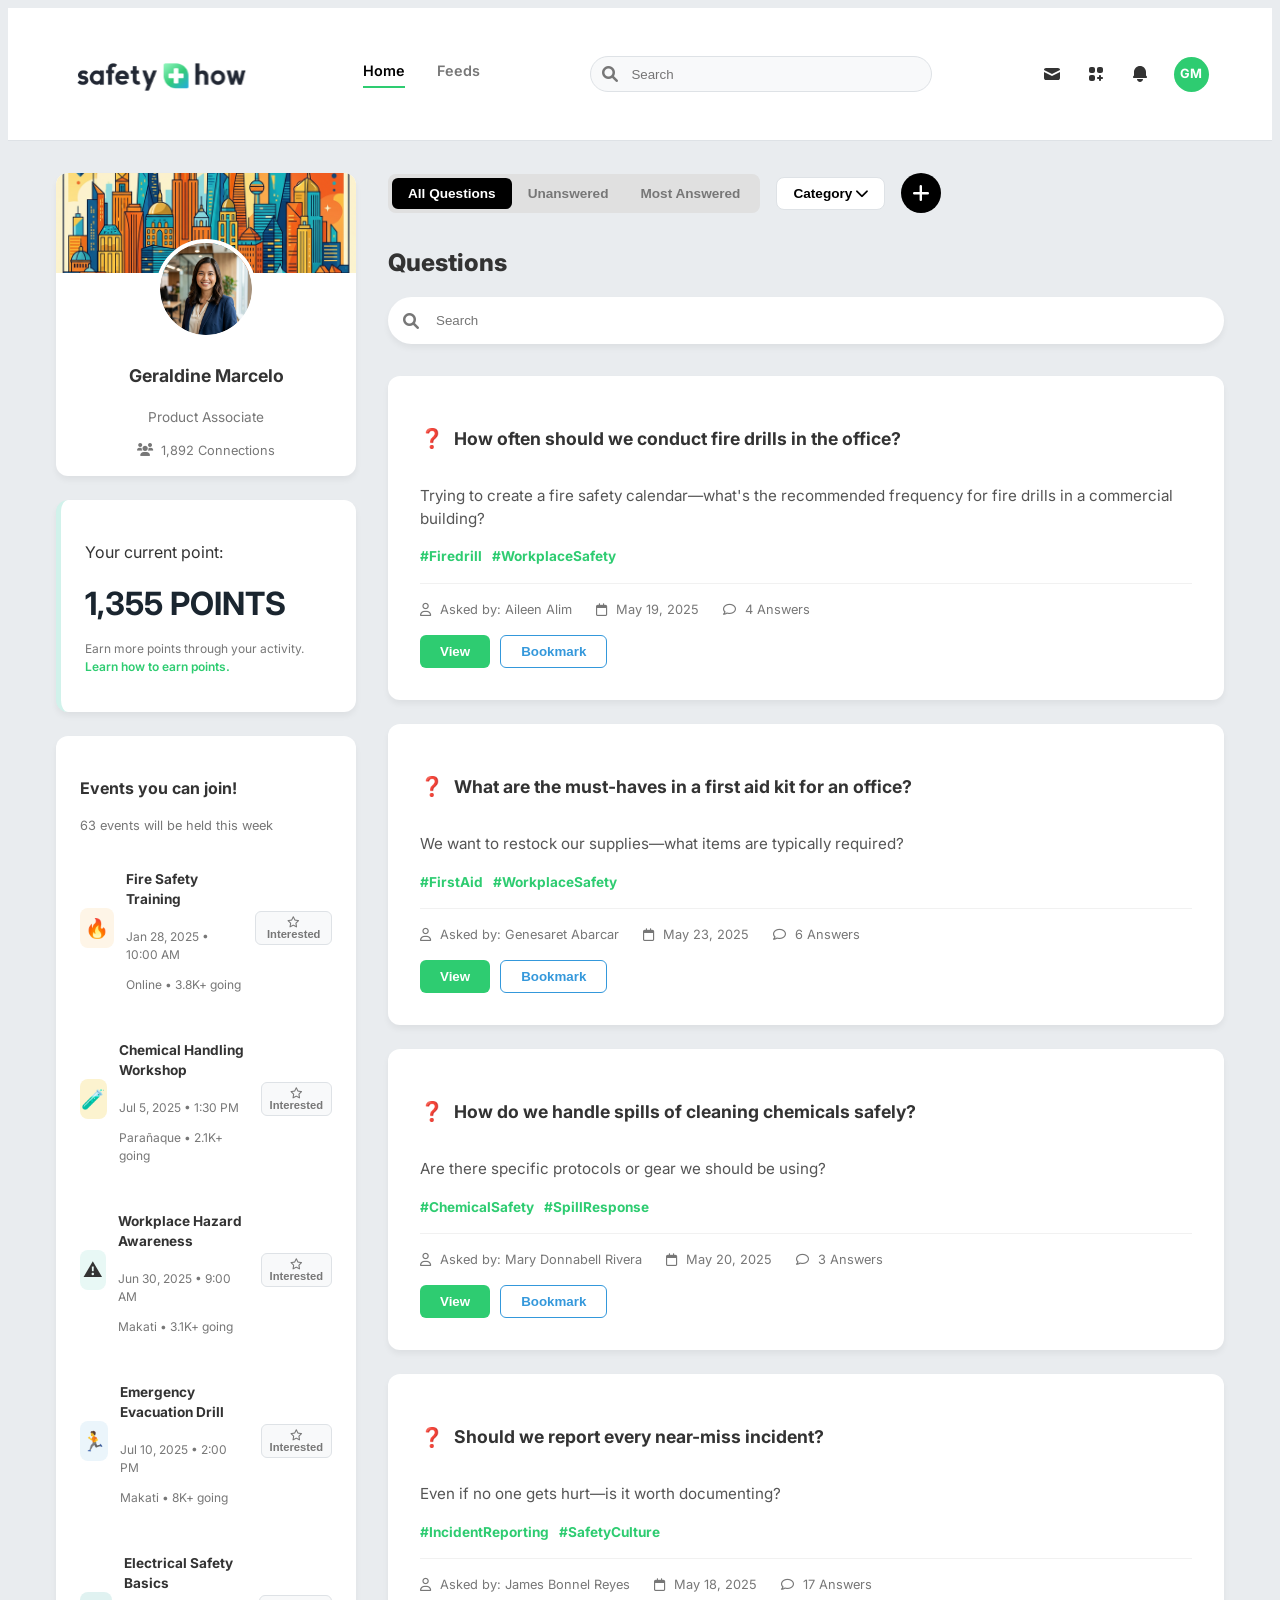
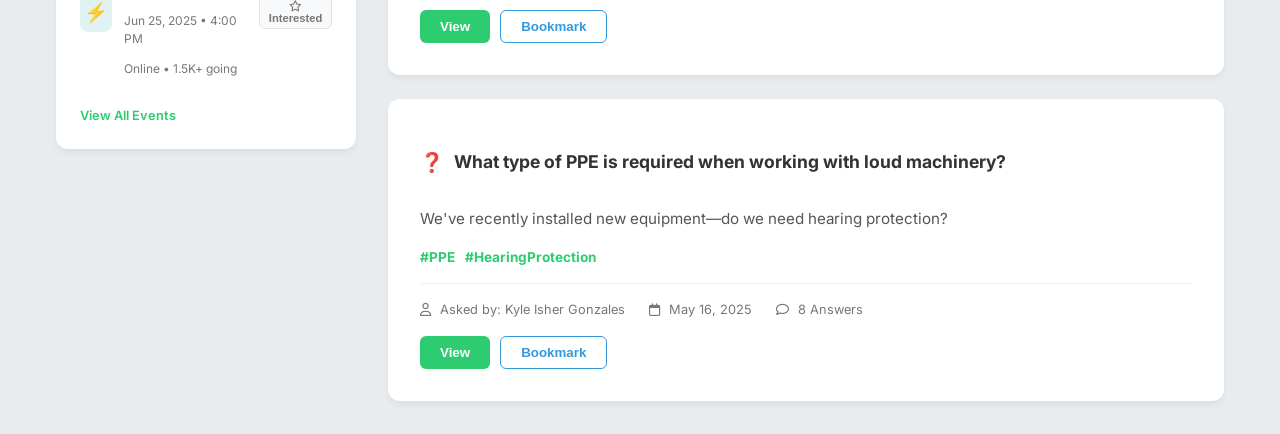
<file: index.html>
<!DOCTYPE html>
<html lang="en">
<head>
    <meta charset="UTF-8">
    <meta http-equiv="refresh" content="0; url=./src/index.html">
    <title>SafetyHow - Community Forum</title>
</head>
<body>
    <p>Redirecting to <a href="./src/index.html">src/index.html</a>…</p>
</body>
</html>
</file>
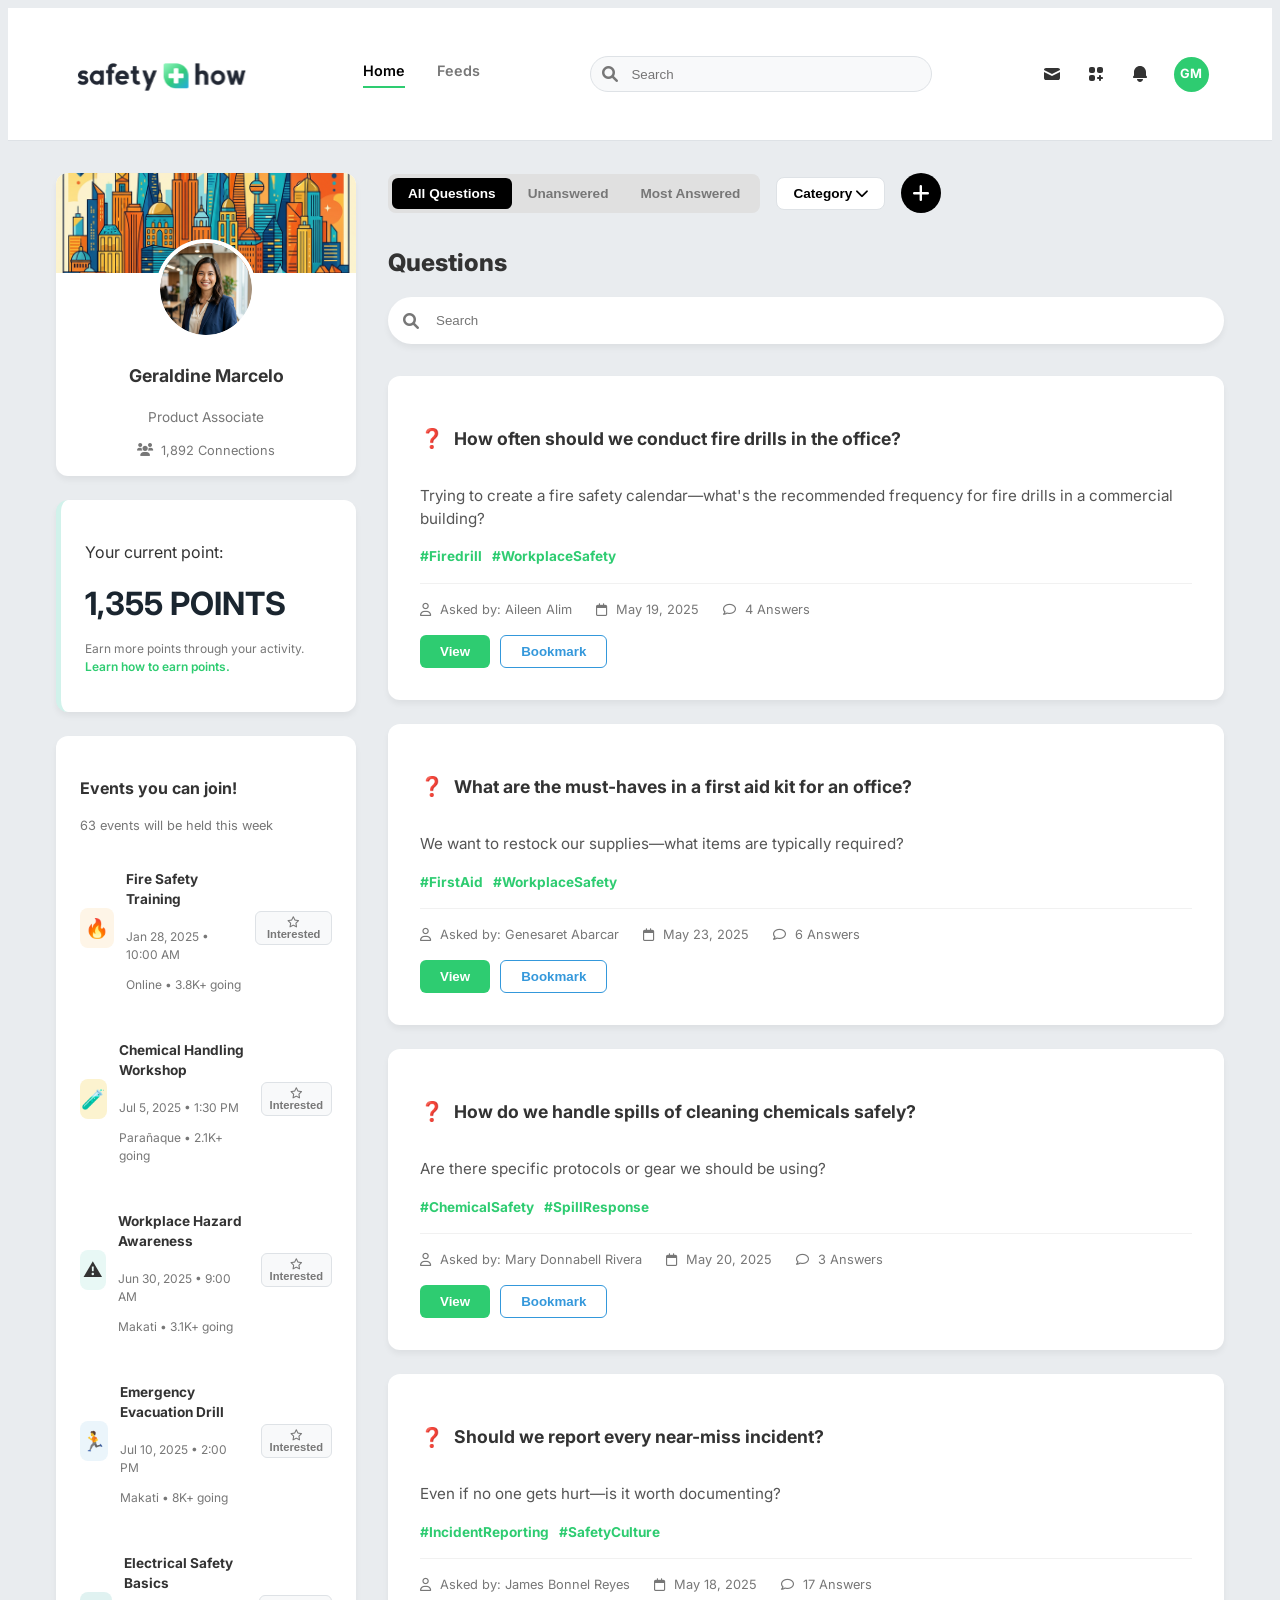
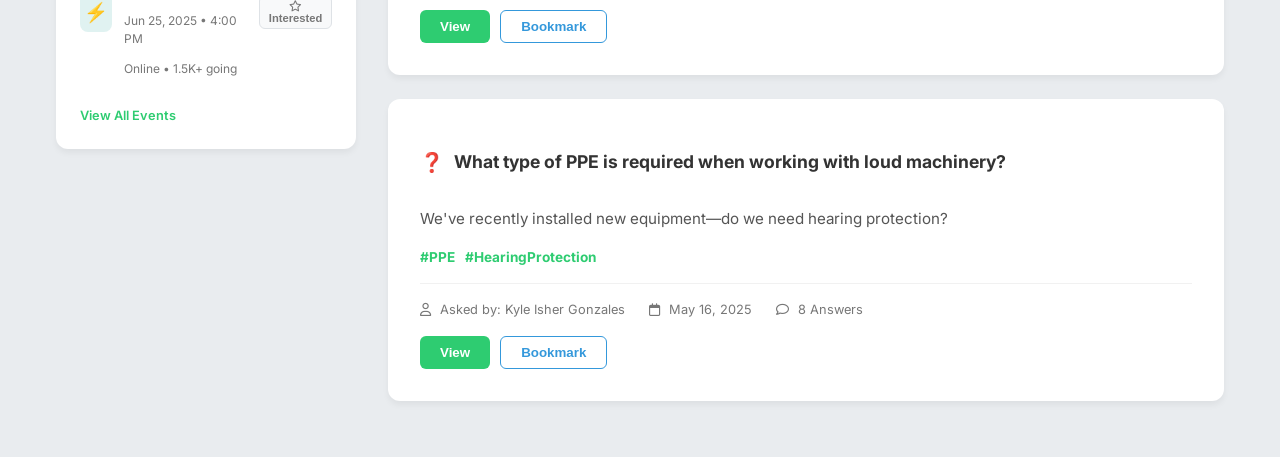
<file: src/index.html>
<!DOCTYPE html>
<html lang="en">

<head>
    <meta charset="UTF-8">
    <meta name="viewport" content="width=device-width, initial-scale=1.0">
    <title>SafetyHow - Community Forum</title>
    <link rel="stylesheet" href="./style.css">
    <link href="https://fonts.googleapis.com/css2?family=Inter:wght@400;500;600;700&display=swap" rel="stylesheet">
    <link rel="stylesheet" href="https://cdnjs.cloudflare.com/ajax/libs/font-awesome/6.0.0/css/all.min.css">
</head>

<body>
    <header class="navbar">
        <div class="logo">
            <svg width="182" height="100" viewBox="0 0 182 100" fill="none" xmlns="http://www.w3.org/2000/svg"
                xmlns:xlink="http://www.w3.org/1999/xlink">
                <rect width="181.311" height="100" fill="url(#pattern0_214_4274)" />
                <defs>
                    <pattern id="pattern0_214_4274" patternContentUnits="objectBoundingBox" width="1" height="1">
                        <use xlink:href="#image0_214_4274" transform="matrix(0.000244141 0 0 0.000442654 0 0.293059)" />
                    </pattern>
                    <image id="image0_214_4274" width="4096" height="935" preserveAspectRatio="none"
                        xlink:href="[data-uri]" />
                </defs>
            </svg>

        </div>
        <nav class="nav-links">
            <a href="#" class="active">Home</a>
            <a href="#">Feeds</a>
        </nav>
        <div class="search-bar">
            <i class="fa-solid fa-magnifying-glass"></i>
            <input type="text" placeholder="Search">
        </div>
        <div class="nav-actions">
            <svg width="20" height="20" viewBox="0 0 32 32" fill="none" xmlns="http://www.w3.org/2000/svg" class="nav-svg-icon">
                <path d="M3.20402 9.4143L15.9992 15.8111L28.7944 9.4143C28.747 8.59901 28.3898 7.83268 27.7957 7.27227C27.2017 6.71185 26.4159 6.39975 25.5992 6.3999H6.39922C5.58255 6.39975 4.79673 6.71185 4.2027 7.27227C3.60867 7.83268 3.25139 8.59901 3.20402 9.4143Z" fill="currentColor"/>
                <path d="M28.7992 12.9887L15.9992 19.3887L3.19922 12.9887V22.3999C3.19922 23.2486 3.53636 24.0625 4.13648 24.6626C4.73659 25.2628 5.55053 25.5999 6.39922 25.5999H25.5992C26.4479 25.5999 27.2618 25.2628 27.862 24.6626C28.4621 24.0625 28.7992 23.2486 28.7992 22.3999V12.9887Z" fill="currentColor"/>
            </svg>
            <svg width="20" height="20" viewBox="0 0 32 32" fill="none" xmlns="http://www.w3.org/2000/svg" class="nav-svg-icon">
                <path d="M8.00078 4.7998C6.23347 4.7998 4.80078 6.23249 4.80078 7.9998V11.1998C4.80078 12.9671 6.23347 14.3998 8.00078 14.3998H11.2008C12.9681 14.3998 14.4008 12.9671 14.4008 11.1998V7.9998C14.4008 6.23249 12.9681 4.7998 11.2008 4.7998H8.00078Z" fill="currentColor"/>
                <path d="M8.00078 17.5998C6.23347 17.5998 4.80078 19.0325 4.80078 20.7998V23.9998C4.80078 25.7671 6.23347 27.1998 8.00078 27.1998H11.2008C12.9681 27.1998 14.4008 25.7671 14.4008 23.9998V20.7998C14.4008 19.0325 12.9681 17.5998 11.2008 17.5998H8.00078Z" fill="currentColor"/>
                <path d="M17.6008 7.9998C17.6008 6.23249 19.0335 4.7998 20.8008 4.7998H24.0008C25.7681 4.7998 27.2008 6.23249 27.2008 7.9998V11.1998C27.2008 12.9671 25.7681 14.3998 24.0008 14.3998H20.8008C19.0335 14.3998 17.6008 12.9671 17.6008 11.1998V7.9998Z" fill="currentColor"/>
                <path d="M22.4008 17.5998C23.2844 17.5998 24.0008 18.3161 24.0008 19.1998V20.7998H25.6008C26.4844 20.7998 27.2008 21.5162 27.2008 22.3998C27.2008 23.2835 26.4844 23.9998 25.6008 23.9998H24.0008V25.5998C24.0008 26.4835 23.2844 27.1998 22.4008 27.1998C21.5171 27.1998 20.8008 26.4835 20.8008 25.5998V23.9998H19.2008C18.3171 23.9998 17.6008 23.2835 17.6008 22.3998C17.6008 21.5161 18.3171 20.7998 19.2008 20.7998H20.8008V19.1998C20.8008 18.3161 21.5171 17.5998 22.4008 17.5998Z" fill="currentColor"/>
            </svg>
            <svg width="20" height="20" viewBox="0 0 32 32" fill="none" xmlns="http://www.w3.org/2000/svg" class="nav-svg-icon">
                <path d="M16.0008 3.2002C10.6989 3.2002 6.40083 7.49826 6.40083 12.8002V18.5375L5.26946 19.6688C4.81186 20.1264 4.67497 20.8146 4.92262 21.4125C5.17027 22.0104 5.75369 22.4002 6.40083 22.4002H25.6008C26.248 22.4002 26.8314 22.0104 27.079 21.4125C27.3267 20.8146 27.1898 20.1264 26.7322 19.6688L25.6008 18.5375V12.8002C25.6008 7.49826 21.3028 3.2002 16.0008 3.2002Z" fill="currentColor"/>
                <path d="M16.0008 28.8002C13.3498 28.8002 11.2008 26.6512 11.2008 24.0002H20.8008C20.8008 26.6512 18.6517 28.8002 16.0008 28.8002Z" fill="currentColor"/>
            </svg>
            <div class="user-avatar-small">GM</div>
        </div>
    </header>

    <main class="container" id="mainContainer">
        <aside class="sidebar">
            <div class="profile-card">
                <div class="banner">
                    <img src="../city_banner.png" alt="City Banner">
                </div>
                <div class="profile-info">
                    <div class="profile-pic-container">
                        <img src="../profile_picture.png" alt="Geraldine Marcelo" class="profile-pic">
                    </div>
                    <h3>Geraldine Marcelo</h3>
                    <p class="title">Product Associate</p>
                    <div class="connections">
                        <i class="fa-solid fa-users"></i>
                        <span>1,892 Connections</span>
                    </div>
                </div>
            </div>

            <div class="points-card">
                <p>Your current point:</p>
                <h2>1,355 POINTS</h2>
                <p class="subtext">Earn more points through your activity. <a href="#">Learn how to earn points.</a></p>
            </div>

            <div class="events-card">
                <h3>Events you can join!</h3>
                <p class="event-count">63 events will be held this week</p>

                <div class="event-list">
                    <div class="event-item">
                        <div class="event-icon orange">🔥</div>
                        <div class="event-details">
                            <h4>Fire Safety Training</h4>
                            <p>Jan 28, 2025 • 10:00 AM</p>
                            <p>Online • 3.8K+ going</p>
                        </div>
                        <button class="interested-btn"><i class="fa-regular fa-star"></i> Interested</button>
                    </div>

                    <div class="event-item">
                        <div class="event-icon yellow">🧪</div>
                        <div class="event-details">
                            <h4>Chemical Handling Workshop</h4>
                            <p>Jul 5, 2025 • 1:30 PM</p>
                            <p>Parañaque • 2.1K+ going</p>
                        </div>
                        <button class="interested-btn"><i class="fa-regular fa-star"></i> Interested</button>
                    </div>

                    <div class="event-item">
                        <div class="event-icon green">⚠️</div>
                        <div class="event-details">
                            <h4>Workplace Hazard Awareness</h4>
                            <p>Jun 30, 2025 • 9:00 AM</p>
                            <p>Makati • 3.1K+ going</p>
                        </div>
                        <button class="interested-btn"><i class="fa-regular fa-star"></i> Interested</button>
                    </div>

                    <div class="event-item">
                        <div class="event-icon blue">🏃</div>
                        <div class="event-details">
                            <h4>Emergency Evacuation Drill</h4>
                            <p>Jul 10, 2025 • 2:00 PM</p>
                            <p>Makati • 8K+ going</p>
                        </div>
                        <button class="interested-btn"><i class="fa-regular fa-star"></i> Interested</button>
                    </div>

                    <div class="event-item">
                        <div class="event-icon teal">⚡</div>
                        <div class="event-details">
                            <h4>Electrical Safety Basics</h4>
                            <p>Jun 25, 2025 • 4:00 PM</p>
                            <p>Online • 1.5K+ going</p>
                        </div>
                        <button class="interested-btn"><i class="fa-regular fa-star"></i> Interested</button>
                    </div>
                </div>
                <a href="#" class="view-all">View All Events</a>
            </div>
        </aside>

        <section class="main-content" id="mainFeed">
            <div class="content-header">
                <div class="filter-tabs">
                    <button class="tab active">All Questions</button>
                    <button class="tab">Unanswered</button>
                    <button class="tab">Most Answered</button>
                </div>
                <div class="category-dropdown">
                    <button>Category <i class="fa-solid fa-chevron-down"></i></button>
                </div>
                <div class="action-menu-container">
                    <button class="add-btn" id="menuToggle"><i class="fa-solid fa-plus"></i></button>
                    <div class="popout-menu" id="actionMenu">
                        <ul>
                            <li><i class="fa-regular fa-pen-to-square"></i> Edit Question</li>
                            <li><i class="fa-regular fa-bookmark"></i> Bookmark Question</li>
                            <li><i class="fa-regular fa-share-from-square"></i> Share Question</li>
                            <li class="delete"><i class="fa-regular fa-trash-can"></i> Delete Question</li>
                        </ul>
                    </div>
                </div>
            </div>

            <h1 class="page-title">Questions</h1>

            <div class="main-search">
                <i class="fa-solid fa-magnifying-glass"></i>
                <input type="text" placeholder="Search">
            </div>

            <div class="question-list" id="questionList">
                <article class="question-card">
                    <div class="question-header">
                        <span class="icon">❓</span>
                        <h3>How often should we conduct fire drills in the office?</h3>
                    </div>
                    <p class="question-body">Trying to create a fire safety calendar—what's the recommended frequency
                        for fire drills in a commercial building?</p>
                    <div class="tags">
                        <span class="tag">#Firedrill</span>
                        <span class="tag">#WorkplaceSafety</span>
                    </div>
                    <div class="question-meta">
                        <span class="author"><i class="fa-regular fa-user"></i> Asked by: Aileen Alim</span>
                        <span class="date"><i class="fa-regular fa-calendar"></i> May 19, 2025</span>
                        <span class="answers"><i class="fa-regular fa-comment"></i> 4 Answers</span>
                    </div>
                    <div class="question-actions">
                        <button class="view-btn">View</button>
                        <button class="bookmark-btn">Bookmark</button>
                    </div>
                </article>

                <article class="question-card">
                    <div class="question-header">
                        <span class="icon">❓</span>
                        <h3>What are the must-haves in a first aid kit for an office?</h3>
                    </div>
                    <p class="question-body">We want to restock our supplies—what items are typically required?</p>
                    <div class="tags">
                        <span class="tag">#FirstAid</span>
                        <span class="tag">#WorkplaceSafety</span>
                    </div>
                    <div class="question-meta">
                        <span class="author"><i class="fa-regular fa-user"></i> Asked by: Genesaret Abarcar</span>
                        <span class="date"><i class="fa-regular fa-calendar"></i> May 23, 2025</span>
                        <span class="answers"><i class="fa-regular fa-comment"></i> 6 Answers</span>
                    </div>
                    <div class="question-actions">
                        <button class="view-btn">View</button>
                        <button class="bookmark-btn">Bookmark</button>
                    </div>
                </article>

                <article class="question-card">
                    <div class="question-header">
                        <span class="icon">❓</span>
                        <h3>How do we handle spills of cleaning chemicals safely?</h3>
                    </div>
                    <p class="question-body">Are there specific protocols or gear we should be using?</p>
                    <div class="tags">
                        <span class="tag">#ChemicalSafety</span>
                        <span class="tag">#SpillResponse</span>
                    </div>
                    <div class="question-meta">
                        <span class="author"><i class="fa-regular fa-user"></i> Asked by: Mary Donnabell Rivera</span>
                        <span class="date"><i class="fa-regular fa-calendar"></i> May 20, 2025</span>
                        <span class="answers"><i class="fa-regular fa-comment"></i> 3 Answers</span>
                    </div>
                    <div class="question-actions">
                        <button class="view-btn">View</button>
                        <button class="bookmark-btn">Bookmark</button>
                    </div>
                </article>

                <article class="question-card">
                    <div class="question-header">
                        <span class="icon">❓</span>
                        <h3>Should we report every near-miss incident?</h3>
                    </div>
                    <p class="question-body">Even if no one gets hurt—is it worth documenting?</p>
                    <div class="tags">
                        <span class="tag">#IncidentReporting</span>
                        <span class="tag">#SafetyCulture</span>
                    </div>
                    <div class="question-meta">
                        <span class="author"><i class="fa-regular fa-user"></i> Asked by: James Bonnel Reyes</span>
                        <span class="date"><i class="fa-regular fa-calendar"></i> May 18, 2025</span>
                        <span class="answers"><i class="fa-regular fa-comment"></i> 17 Answers</span>
                    </div>
                    <div class="question-actions">
                        <button class="view-btn">View</button>
                        <button class="bookmark-btn">Bookmark</button>
                    </div>
                </article>

                <article class="question-card">
                    <div class="question-header">
                        <span class="icon">❓</span>
                        <h3>What type of PPE is required when working with loud machinery?</h3>
                    </div>
                    <p class="question-body">We've recently installed new equipment—do we need hearing protection?</p>
                    <div class="tags">
                        <span class="tag">#PPE</span>
                        <span class="tag">#HearingProtection</span>
                    </div>
                    <div class="question-meta">
                        <span class="author"><i class="fa-regular fa-user"></i> Asked by: Kyle Isher Gonzales</span>
                        <span class="date"><i class="fa-regular fa-calendar"></i> May 16, 2025</span>
                        <span class="answers"><i class="fa-regular fa-comment"></i> 8 Answers</span>
                    </div>
                    <div class="question-actions">
                        <button class="view-btn">View</button>
                        <button class="bookmark-btn">Bookmark</button>
                    </div>
                </article>
            </div>
        </section>

        <!-- Write Question Section -->
        <section class="main-content" id="writeQuestionSection" style="display: none;">
            <button class="go-back-btn" id="goBackBtn">
                <i class="fa-solid fa-arrow-left"></i> Go back
            </button>

            <div class="write-card">
                <h2 class="write-title">Write a Question</h2>

                <div class="form-group">
                    <label>Question</label>
                    <input type="text" id="questionTitle" placeholder="What's on your mind?">
                </div>

                <div class="form-group">
                    <label>Question Description</label>
                    <textarea id="questionDesc" rows="8"></textarea>
                </div>

                <div class="form-group">
                    <label>Keywords (Optional)</label>
                    <input type="text" id="questionKeywords" placeholder="e.g. #Safety #Health">
                </div>

                <div class="form-actions">
                    <button class="cancel-btn" id="cancelForm">CANCEL</button>
                    <button class="save-btn" id="saveQuestion">SAVE</button>
                </div>
            </div>
        </section>
    </main>

    <!-- Loading Overlay -->
    <div id="loadingOverlay" class="loading-overlay" style="display: none;">
        <div class="loader-container">
            <div class="spinner"></div>
            <p>Posting your question...</p>
        </div>
    </div>
    <script src="./app.js"></script>
</body>

</html>
</file>
<file: src/style.css>
:root {
    --primary-green: #2ecc71;
    --primary-blue: #3498db;
    --bg-color: #e9ecef;
    --card-bg: #ffffff;
    --text-main: #333333;
    --text-muted: #777777;
    --border-color: #dee2e6;
    --nav-bg: #ffffff;
    --shadow: 0 4px 6px rgba(0, 0, 0, 0.05);
}

* {
    margin: 1;
    padding: 0;
    box-sizing: border-box;
}

body {
    font-family: 'Inter', sans-serif;
    background-color: var(--bg-color);
    color: var(--text-main);
    line-height: 1.5;
}

/* Navbar */
.navbar {
    display: flex;
    align-items: center;
    justify-content: space-between;
    padding: 1rem 5%;
    background: var(--nav-bg);
    border-bottom: 1px solid var(--border-color);
    position: sticky;
    top: 0;
    z-index: 100;
}

.logo {
    display: flex;
    align-items: center;
    gap: 10px;
    text-decoration: none;
    cursor: pointer;
}

.logo-text {
    font-size: 1.4rem;
    font-weight: 800;
    color: #333;
    letter-spacing: -0.5px;
}

.logo-icon {
    background-color: var(--primary-green);
    color: white;
    width: 24px;
    height: 24px;
    display: flex;
    align-items: center;
    justify-content: center;
    border-radius: 6px;
    font-weight: 800;
    font-size: 1.1rem;
    box-shadow: 0 2px 4px rgba(46, 204, 113, 0.2);
}

.nav-links {
    display: flex;
    gap: 2rem;
}

.nav-links a {
    text-decoration: none;
    color: var(--text-muted);
    font-weight: 600;
    font-size: 0.9rem;
}

.nav-links a.active {
    color: #000;
    border-bottom: 2px solid var(--primary-green);
    padding-bottom: 4px;
}

.search-bar {
    position: relative;
    width: 30%;
}

.search-bar i {
    position: absolute;
    left: 12px;
    top: 50%;
    transform: translateY(-50%);
    color: var(--text-muted);
}

.search-bar input {
    width: 100%;
    padding: 0.6rem 1rem 0.6rem 2.5rem;
    border: 1px solid var(--border-color);
    border-radius: 20px;
    outline: none;
    background: #f8f9fa;
}

.nav-actions {
    display: flex;
    align-items: center;
    gap: 1.5rem;
}

.nav-actions i,
.nav-svg-icon {
    font-size: 1.2rem;
    color: var(--text-main);
    cursor: pointer;
    vertical-align: middle;
}

.user-avatar-small {
    width: 35px;
    height: 35px;
    background: var(--primary-green);
    color: white;
    border-radius: 50%;
    display: flex;
    align-items: center;
    justify-content: center;
    font-weight: bold;
    font-size: 0.8rem;
}

/* Main Container */
.container {
    display: grid;
    grid-template-columns: 300px 1fr;
    gap: 2rem;
    max-width: 1200px;
    margin: 2rem auto;
    padding: 0 1rem;
}

/* Sidebar */
.sidebar {
    display: flex;
    flex-direction: column;
    gap: 1.5rem;
}

.profile-card {
    background: var(--card-bg);
    border-radius: 12px;
    overflow: hidden;
    box-shadow: var(--shadow);
    text-align: center;
}

.banner {
    height: 100px;
    background: #2c3e50;
    position: relative;
}

.banner img {
    width: 100%;
    height: 100%;
    object-fit: cover;
}

.profile-pic-container {
    margin-top: -50px;
    position: relative;
    z-index: 1;
}

.profile-pic {
    width: 100px;
    height: 100px;
    border-radius: 50%;
    border: 4px solid #fff;
    object-fit: cover;
}

.profile-info {
    padding: 1rem;
}

.profile-info h3 {
    font-size: 1.1rem;
    font-weight: 700;
}

.profile-info .title {
    color: var(--text-muted);
    font-size: 0.85rem;
    margin-top: 4px;
}

.connections {
    display: flex;
    align-items: center;
    justify-content: center;
    gap: 8px;
    margin-top: 10px;
    color: var(--text-muted);
    font-size: 0.8rem;
}

.points-card {
    background: #fff;
    border-radius: 12px;
    padding: 1.5rem;
    box-shadow: var(--shadow);
    border-left: 5px solid #d1f2eb;
}

.points-card h2 {
    font-size: 2rem;
    color: #1a252f;
    margin: 5px 0;
}

.points-card .subtext {
    font-size: 0.75rem;
    color: var(--text-muted);
}

.points-card a {
    color: var(--primary-green);
    text-decoration: none;
    font-weight: 600;
}

.events-card {
    background: var(--card-bg);
    border-radius: 12px;
    padding: 1.5rem;
    box-shadow: var(--shadow);
}

.events-card h3 {
    font-size: 1rem;
    font-weight: 700;
}

.event-count {
    font-size: 0.8rem;
    color: var(--text-muted);
    margin-bottom: 1rem;
}

.event-item {
    display: flex;
    align-items: center;
    gap: 12px;
    margin-bottom: 1rem;
}

.event-icon {
    width: 40px;
    height: 40px;
    border-radius: 8px;
    display: flex;
    align-items: center;
    justify-content: center;
    font-size: 1.2rem;
}

.event-icon.orange {
    background: #fef5e7;
}

.event-icon.yellow {
    background: #fcf3cf;
}

.event-icon.green {
    background: #e8f8f5;
}

.event-icon.blue {
    background: #ebf5fb;
}

.event-icon.teal {
    background: #e0f2f1;
}

.event-details h4 {
    font-size: 0.85rem;
    font-weight: 700;
}

.event-details p {
    font-size: 0.75rem;
    color: var(--text-muted);
}

.interested-btn {
    margin-left: auto;
    background: #f8f9fa;
    border: 1px solid var(--border-color);
    padding: 4px 8px;
    border-radius: 6px;
    font-size: 0.7rem;
    cursor: pointer;
    font-weight: 600;
    color: var(--text-muted);
}

.view-all {
    display: block;
    text-align: left;
    color: var(--primary-green);
    font-size: 0.8rem;
    text-decoration: none;
    font-weight: 600;
    margin-top: 10px;
}

/* Main Content */
.main-content {
    background: transparent;
}

.content-header {
    display: flex;
    align-items: center;
    gap: 1rem;
    margin-bottom: 2rem;
}

.filter-tabs {
    background: #e0e0e0;
    padding: 4px;
    border-radius: 8px;
    display: flex;
}

.tab {
    padding: 8px 16px;
    border: none;
    background: transparent;
    border-radius: 6px;
    font-size: 0.85rem;
    font-weight: 600;
    cursor: pointer;
    color: var(--text-muted);
}

.tab.active {
    background: #000;
    color: #fff;
}

.category-dropdown button {
    padding: 8px 16px;
    border: 1px solid var(--border-color);
    background: #fff;
    border-radius: 8px;
    font-size: 0.85rem;
    font-weight: 600;
    cursor: pointer;
}

.add-btn {
    width: 40px;
    height: 40px;
    background: #000;
    color: #fff;
    border: none;
    border-radius: 50%;
    cursor: pointer;
    display: flex;
    align-items: center;
    justify-content: center;
    font-size: 1.2rem;
    transition: transform 0.2s;
}

.add-btn:active {
    transform: scale(0.95);
}

.action-menu-container {
    position: relative;
}

.popout-menu {
    position: absolute;
    top: 50px;
    right: 0;
    background: #fff;
    border-radius: 12px;
    box-shadow: 0 10px 25px rgba(0, 0, 0, 0.1);
    width: 220px;
    display: none;
    z-index: 1000;
    overflow: hidden;
    border: 1px solid var(--border-color);
}

.popout-menu.show {
    display: block;
    animation: slideIn 0.2s ease-out;
}

@keyframes slideIn {
    from {
        opacity: 0;
        transform: translateY(-10px);
    }

    to {
        opacity: 1;
        transform: translateY(0);
    }
}

.popout-menu ul {
    list-style: none;
}

.popout-menu li {
    padding: 1rem 1.5rem;
    font-size: 0.95rem;
    font-weight: 500;
    cursor: pointer;
    transition: background 0.2s;
    color: #2c3e50;
}

.popout-menu li:hover {
    background: #f8f9fa;
}

.popout-menu li.delete {
    color: #e67e22;
    /* Orange-red color from image */
}

.page-title {
    font-size: 1.5rem;
    font-weight: 800;
    margin-bottom: 1rem;
}

.main-search {
    position: relative;
    margin-bottom: 2rem;
}

.main-search i {
    position: absolute;
    left: 15px;
    top: 50%;
    transform: translateY(-50%);
    color: var(--text-muted);
}

.main-search input {
    width: 100%;
    padding: 1rem 1.5rem 1rem 3rem;
    border: none;
    border-radius: 30px;
    background: #fff;
    box-shadow: var(--shadow);
    outline: none;
}

/* Question Cards */
.question-card {
    background: #fff;
    border-radius: 12px;
    padding: 2rem;
    margin-bottom: 1.5rem;
    box-shadow: var(--shadow);
}

.question-header {
    display: flex;
    align-items: center;
    gap: 10px;
    margin-bottom: 0.8rem;
}

.question-header .icon {
    font-size: 1.2rem;
}

.question-header h3 {
    font-size: 1.1rem;
    font-weight: 700;
}

.question-body {
    font-size: 0.95rem;
    color: #555;
    margin-bottom: 1rem;
}

.tags {
    display: flex;
    gap: 10px;
    margin-bottom: 1rem;
}

.tag {
    color: var(--primary-green);
    font-weight: 700;
    font-size: 0.85rem;
}

.question-meta {
    display: flex;
    gap: 1.5rem;
    color: var(--text-muted);
    font-size: 0.8rem;
    border-top: 1px solid #f1f1f1;
    padding-top: 1rem;
    margin-bottom: 1rem;
}

.question-meta i {
    margin-right: 5px;
}

.question-actions {
    display: flex;
    gap: 10px;
}

.view-btn {
    background: var(--primary-green);
    color: #fff;
    border: none;
    padding: 8px 20px;
    border-radius: 6px;
    font-weight: 600;
    cursor: pointer;
}

.bookmark-btn {
    background: transparent;
    color: var(--primary-blue);
    border: 1px solid var(--primary-blue);
    padding: 8px 20px;
    border-radius: 6px;
    font-weight: 600;
    cursor: pointer;
}

@media (max-width: 900px) {
    .container {
        grid-template-columns: 1fr;
    }

    .sidebar {
        display: none;
    }
}

/* Write Question Section */
.go-back-btn {
    display: flex;
    align-items: center;
    gap: 10px;
    background: #e9ecef;
    border: 1px solid var(--border-color);
    padding: 8px 16px;
    border-radius: 4px;
    font-weight: 600;
    color: #4a5568;
    cursor: pointer;
    margin-bottom: 2rem;
    transition: background 0.2s;
    font-size: 0.9rem;
}

.go-back-btn:hover {
    background: #edf2f7;
}

.write-card {
    background: #fff;
    border-radius: 12px;
    padding: 2.5rem;
    box-shadow: 0 4px 20px rgba(0,0,0,0.05);
}

.write-title {
    font-size: 1.5rem;
    font-weight: 700;
    margin-bottom: 2rem;
    color: #1a202c;
}

.form-group {
    margin-bottom: 1.5rem;
}

.form-group label {
    display: block;
    font-weight: 600;
    margin-bottom: 8px;
    font-size: 0.95rem;
    color: #2d3748;
}

.form-group input,
.form-group textarea {
    width: 100%;
    padding: 0.8rem 1rem;
    border: 1px solid #cbd5e0;
    border-radius: 8px;
    outline: none;
    font-family: inherit;
    font-size: 1rem;
    transition: border-color 0.2s, box-shadow 0.2s;
}

.form-group input:focus,
.form-group textarea:focus {
    border-color: var(--primary-green);
    box-shadow: 0 0 0 3px rgba(46, 204, 113, 0.1);
}

.form-actions {
    display: flex;
    justify-content: flex-end;
    gap: 1rem;
    margin-top: 2rem;
}

.save-btn {
    background: #2ecc71; /* Exact color from image */
    color: #fff;
    border: none;
    padding: 10px 25px;
    border-radius: 4px;
    font-weight: 600;
    cursor: pointer;
    font-size: 0.9rem;
    transition: opacity 0.2s;
}

.cancel-btn {
    background: #a0aec0; /* Exact color from image */
    color: #fff;
    border: none;
    padding: 10px 25px;
    border-radius: 4px;
    font-weight: 600;
    cursor: pointer;
    font-size: 0.9rem;
    transition: opacity 0.2s;
}

.save-btn:hover,
.cancel-btn:hover {
    opacity: 0.9;
}

/* Loading Overlay */
.loading-overlay {
    position: fixed;
    top: 0;
    left: 0;
    width: 100%;
    height: 100%;
    background: rgba(255, 255, 255, 0.85);
    backdrop-filter: blur(5px);
    display: flex;
    justify-content: center;
    align-items: center;
    z-index: 10000;
}

.loader-container {
    text-align: center;
}

.spinner {
    width: 60px;
    height: 60px;
    border: 6px solid #f3f3f3;
    border-top: 6px solid #2ecc71;
    border-radius: 50%;
    animation: spin 1s linear infinite;
    margin: 0 auto 20px;
}

@keyframes spin {
    0% { transform: rotate(0deg); }
    100% { transform: rotate(360deg); }
}

.loader-container p {
    font-weight: 700;
    color: #1a202c;
    font-size: 1.2rem;
    letter-spacing: -0.02em;
}
</file>
